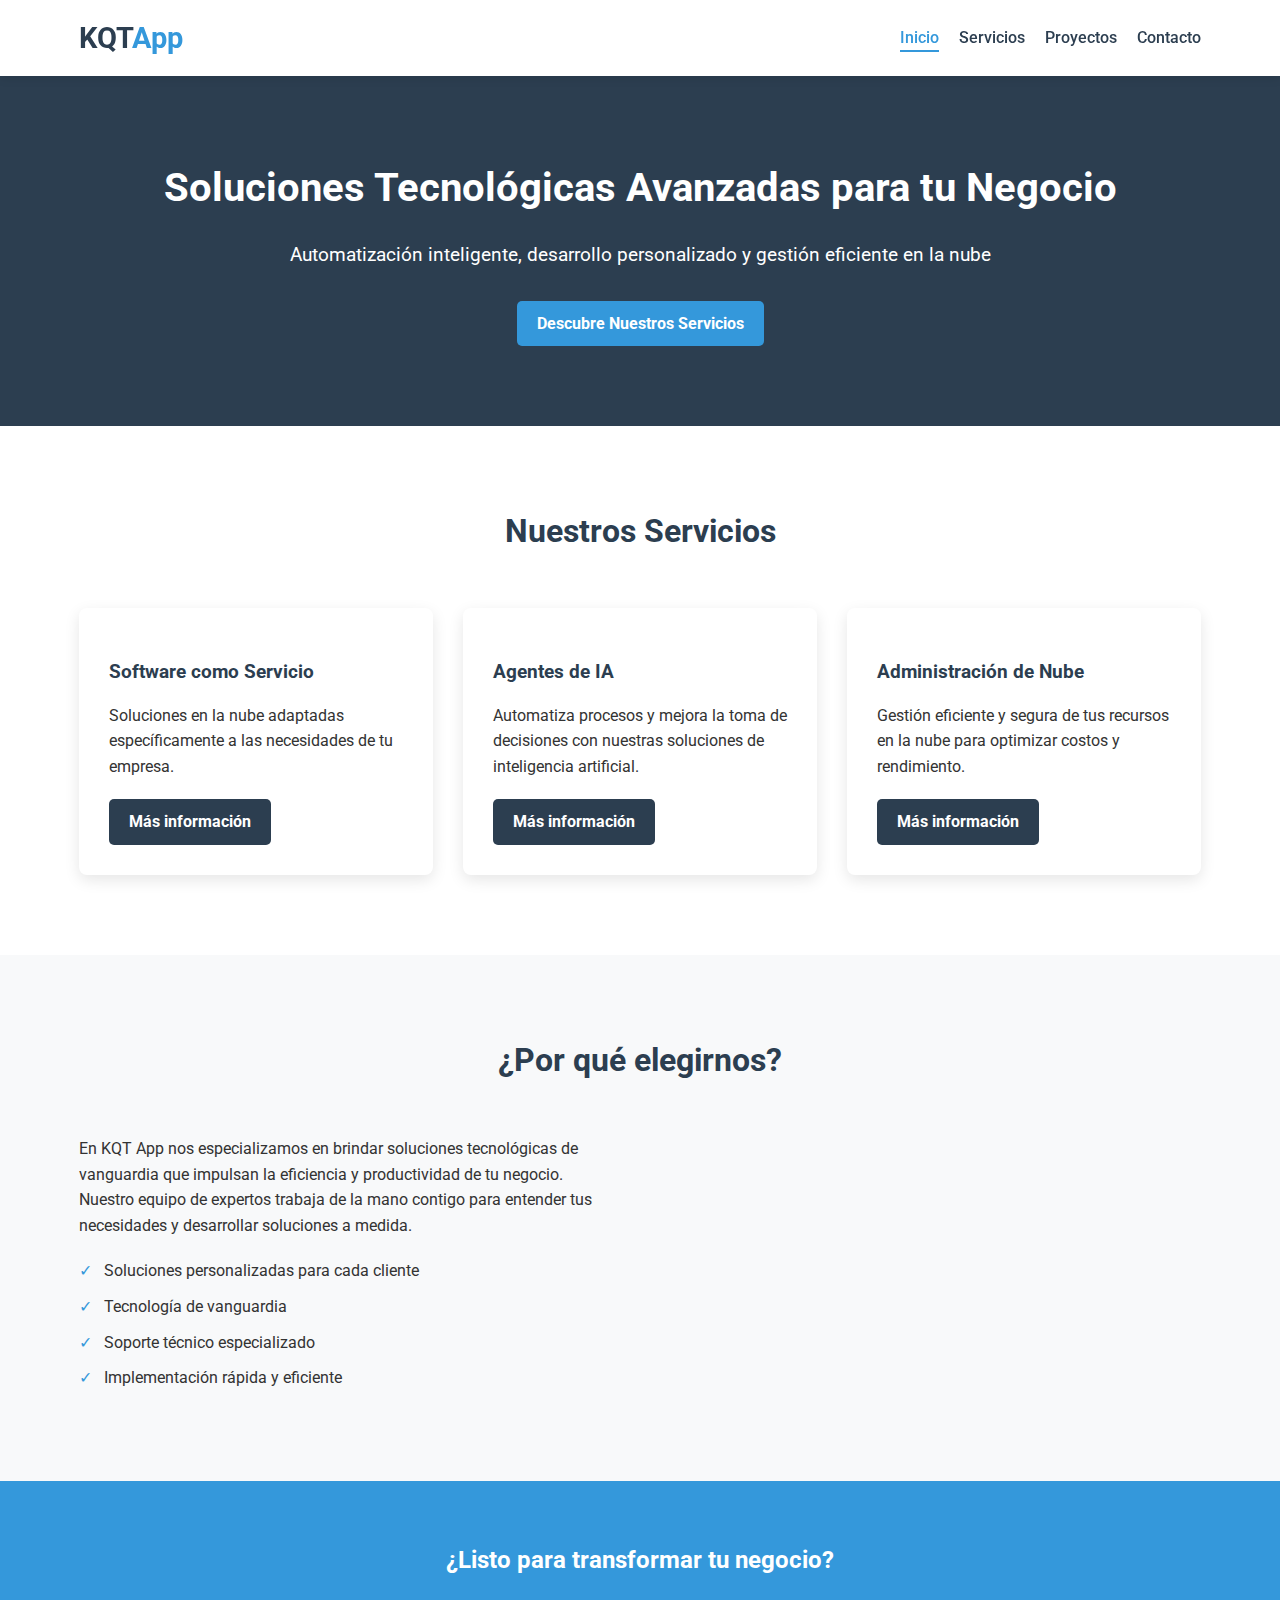
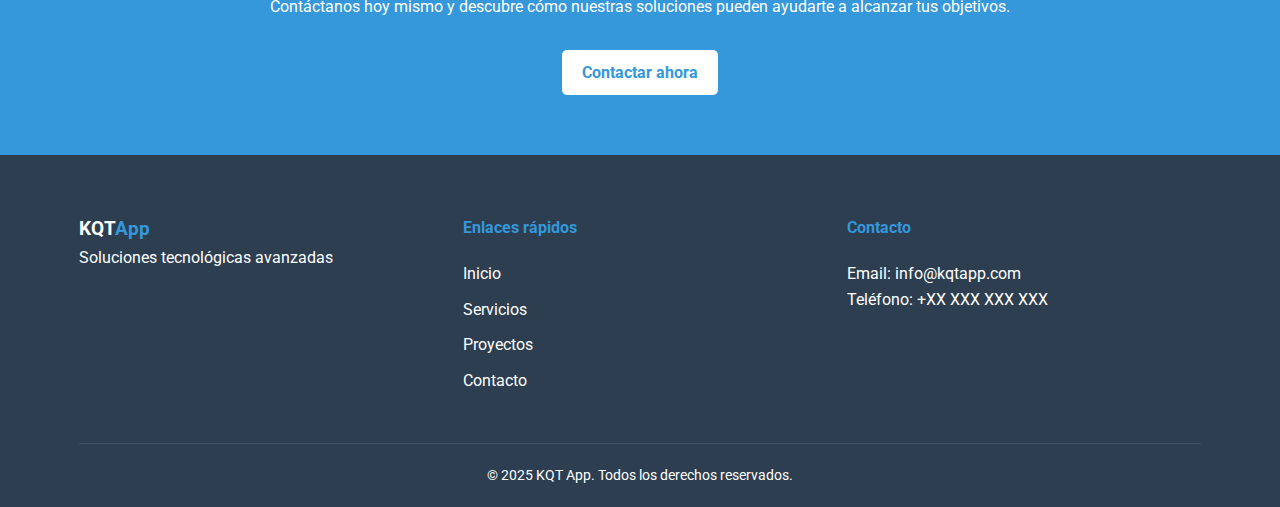
<file: index.html>
<!DOCTYPE html>
<html lang="es">
  <head>
    <meta charset="UTF-8" />
    <meta name="viewport" content="width=device-width, initial-scale=1.0" />
    <title>KQT App - Soluciones Tecnológicas Avanzadas</title>
    <link rel="stylesheet" href="css/styles.css" />
    <!-- Puedes agregar fuentes de Google aquí -->
    <link rel="preconnect" href="https://fonts.googleapis.com" />
    <link rel="preconnect" href="https://fonts.gstatic.com" crossorigin />
    <link
      href="https://fonts.googleapis.com/css2?family=Roboto:wght@300;400;700&display=swap"
      rel="stylesheet"
    />
  </head>
  <body>
    <header class="header">
      <div class="container">
        <div class="logo">
          <h1>KQT<span>App</span></h1>
        </div>
        <nav class="main-nav">
          <button class="mobile-menu-toggle" aria-label="Abrir menú">
            <span></span>
            <span></span>
            <span></span>
          </button>
          <ul class="nav-links">
            <li><a href="index.html" class="active">Inicio</a></li>
            <li><a href="servicios.html">Servicios</a></li>
            <li class="has-submenu">
              <a href="proyectos.html">Proyectos</a>
              <ul class="submenu">
                <li><a href="proyectos/romelio.html">Romelio</a></li>
                <li><a href="https://n8n.kqtapp.com" target="_blank">N8N Workflows</a></li>
              </ul>
            </li>
            <li><a href="contacto.html">Contacto</a></li>
          </ul>
        </nav>
      </div>
    </header>

    <main>
      <!-- Resto del contenido igual -->
      <!-- Sección Hero -->
      <section class="hero">
        <div class="container">
          <h2>Soluciones Tecnológicas Avanzadas para tu Negocio</h2>
          <p>
            Automatización inteligente, desarrollo personalizado y gestión
            eficiente en la nube
          </p>
          <a href="servicios.html" class="btn btn-primary"
            >Descubre Nuestros Servicios</a
          >
        </div>
      </section>

      <!-- Sección de Servicios Destacados -->
      <section class="featured-services">
        <div class="container">
          <h2 class="section-title">Nuestros Servicios</h2>
          <div class="services-grid">
            <div class="service-card">
              <div class="service-icon">
                <!-- Aquí puedes agregar un icono o imagen -->
              </div>
              <h3>Software como Servicio</h3>
              <p>
                Soluciones en la nube adaptadas específicamente a las
                necesidades de tu empresa.
              </p>
              <a href="servicios.html#saas" class="btn btn-secondary"
                >Más información</a
              >
            </div>

            <div class="service-card">
              <div class="service-icon">
                <!-- Aquí puedes agregar un icono o imagen -->
              </div>
              <h3>Agentes de IA</h3>
              <p>
                Automatiza procesos y mejora la toma de decisiones con nuestras
                soluciones de inteligencia artificial.
              </p>
              <a href="servicios.html#ia" class="btn btn-secondary"
                >Más información</a
              >
            </div>

            <div class="service-card">
              <div class="service-icon">
                <!-- Aquí puedes agregar un icono o imagen -->
              </div>
              <h3>Administración de Nube</h3>
              <p>
                Gestión eficiente y segura de tus recursos en la nube para
                optimizar costos y rendimiento.
              </p>
              <a href="servicios.html#cloud" class="btn btn-secondary"
                >Más información</a
              >
            </div>
          </div>
        </div>
      </section>

      <!-- Sección Acerca de Nosotros -->
      <section class="about-us">
        <div class="container">
          <h2 class="section-title">¿Por qué elegirnos?</h2>
          <div class="about-content">
            <div class="about-text">
              <p>
                En KQT App nos especializamos en brindar soluciones tecnológicas
                de vanguardia que impulsan la eficiencia y productividad de tu
                negocio. Nuestro equipo de expertos trabaja de la mano contigo
                para entender tus necesidades y desarrollar soluciones a medida.
              </p>
              <ul class="benefits-list">
                <li>Soluciones personalizadas para cada cliente</li>
                <li>Tecnología de vanguardia</li>
                <li>Soporte técnico especializado</li>
                <li>Implementación rápida y eficiente</li>
              </ul>
            </div>
            <div class="about-image">
              <!-- Aquí puedes agregar una imagen representativa -->
            </div>
          </div>
        </div>
      </section>

      <!-- Sección de Contacto Rápido -->
      <section class="cta-section">
        <div class="container">
          <h2>¿Listo para transformar tu negocio?</h2>
          <p>
            Contáctanos hoy mismo y descubre cómo nuestras soluciones pueden
            ayudarte a alcanzar tus objetivos.
          </p>
          <a href="contacto.html" class="btn btn-primary">Contactar ahora</a>
        </div>
      </section>
    </main>

    <footer class="footer">
      <div class="container">
        <div class="footer-content">
          <div class="footer-logo">
            <h3>KQT<span>App</span></h3>
            <p>Soluciones tecnológicas avanzadas</p>
          </div>
          <div class="footer-links">
            <h4>Enlaces rápidos</h4>
            <ul>
              <li><a href="index.html">Inicio</a></li>
              <li><a href="servicios.html">Servicios</a></li>
              <li><a href="proyectos.html">Proyectos</a></li>
              <li><a href="contacto.html">Contacto</a></li>
            </ul>
          </div>
          <div class="footer-contact">
            <h4>Contacto</h4>
            <p>Email: info@kqtapp.com</p>
            <p>Teléfono: +XX XXX XXX XXX</p>
          </div>
        </div>
        <div class="footer-bottom">
          <p>&copy; 2025 KQT App. Todos los derechos reservados.</p>
        </div>
      </div>
    </footer>

    <script src="js/main.js"></script>
  </body>
</html>
</file>
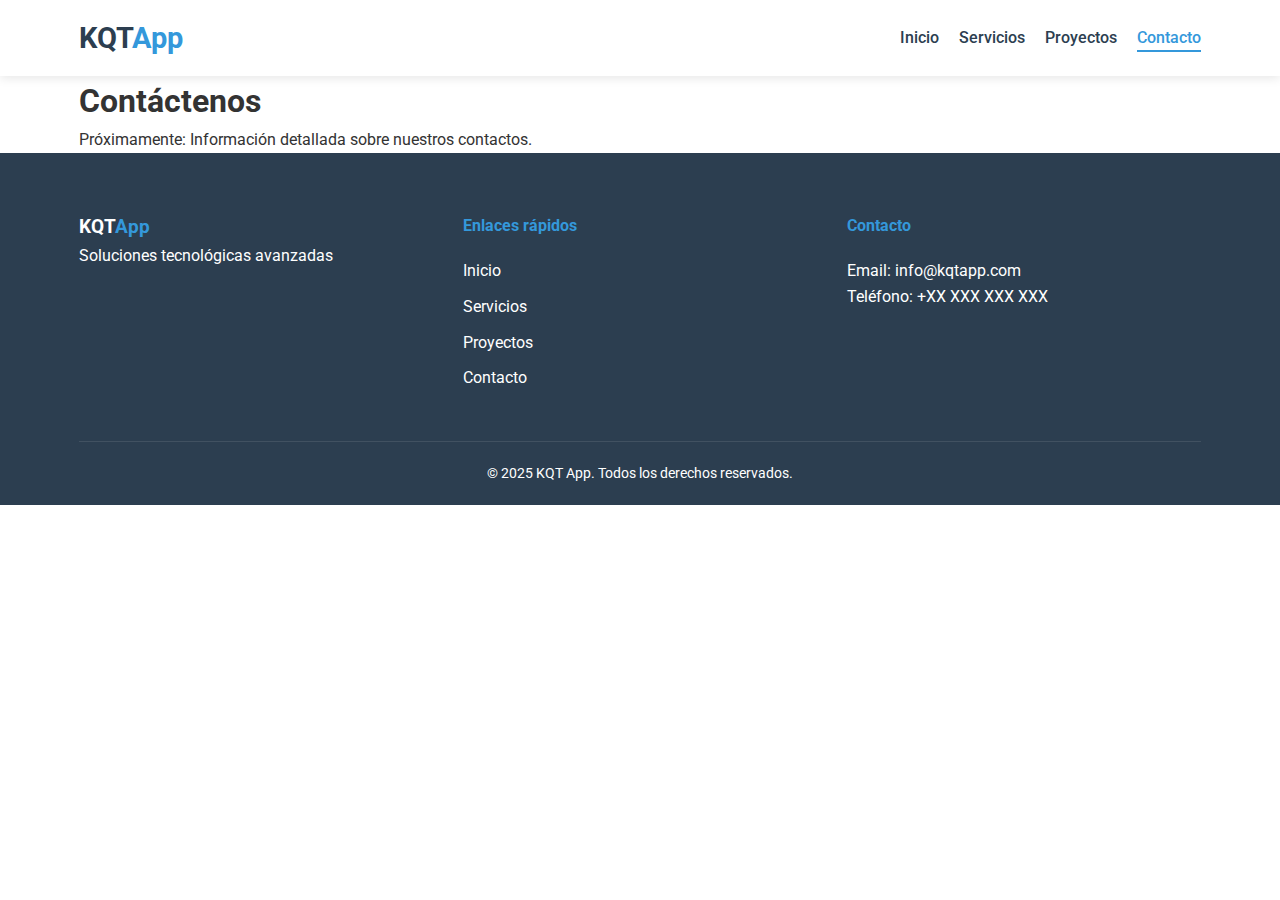
<file: contacto.html>
<!DOCTYPE html>
<html lang="es">
  <head>
    <meta charset="UTF-8" />
    <meta name="viewport" content="width=device-width, initial-scale=1.0" />
    <title>Contacto - KQT App</title>
    <link rel="stylesheet" href="css/styles.css" />
    <link rel="preconnect" href="https://fonts.googleapis.com" />
    <link rel="preconnect" href="https://fonts.gstatic.com" crossorigin />
    <link
      href="https://fonts.googleapis.com/css2?family=Roboto:wght@300;400;700&display=swap"
      rel="stylesheet"
    />
  </head>
  <body>
    <header class="header">
      <div class="container">
        <div class="logo">
          <h1>KQT<span>App</span></h1>
        </div>
        <nav class="main-nav">
          <button class="mobile-menu-toggle" aria-label="Abrir menú">
            <span></span><span></span><span></span>
          </button>
          <ul class="nav-links">
            <li><a href="index.html">Inicio</a></li>
            <li><a href="servicios.html">Servicios</a></li>
            <li class="has-submenu">
              <a href="proyectos.html">Proyectos</a>
              <ul class="submenu">
                <li><a href="proyectos/romelio.html">Romelio</a></li>
                <li><a href="https://n8n.kqtapp.com" target="_blank">N8N Workflows</a></li>
              </ul>
            </li>
            <li><a href="contacto.html" class="active">Contacto</a></li>
          </ul>
        </nav>
      </div>
    </header>

    <main>
      <section class="page-header">
        <div class="container">
          <h1>Contáctenos</h1>
          <p>Próximamente: Información detallada sobre nuestros contactos.</p>
        </div>
      </section>
    </main>

    <footer class="footer">
      <div class="container">
        <div class="footer-content">
          <div class="footer-logo">
            <h3>KQT<span>App</span></h3>
            <p>Soluciones tecnológicas avanzadas</p>
          </div>
          <div class="footer-links">
            <h4>Enlaces rápidos</h4>
            <ul>
              <li><a href="index.html">Inicio</a></li>
              <li><a href="servicios.html">Servicios</a></li>
              <li><a href="proyectos.html">Proyectos</a></li>
              <li><a href="contacto.html">Contacto</a></li>
            </ul>
          </div>
          <div class="footer-contact">
            <h4>Contacto</h4>
            <p>Email: info@kqtapp.com</p>
            <p>Teléfono: +XX XXX XXX XXX</p>
          </div>
        </div>
        <div class="footer-bottom">
          <p>&copy; 2025 KQT App. Todos los derechos reservados.</p>
        </div>
      </div>
    </footer>

    <script src="js/main.js"></script>
  </body>
</html>
</file>
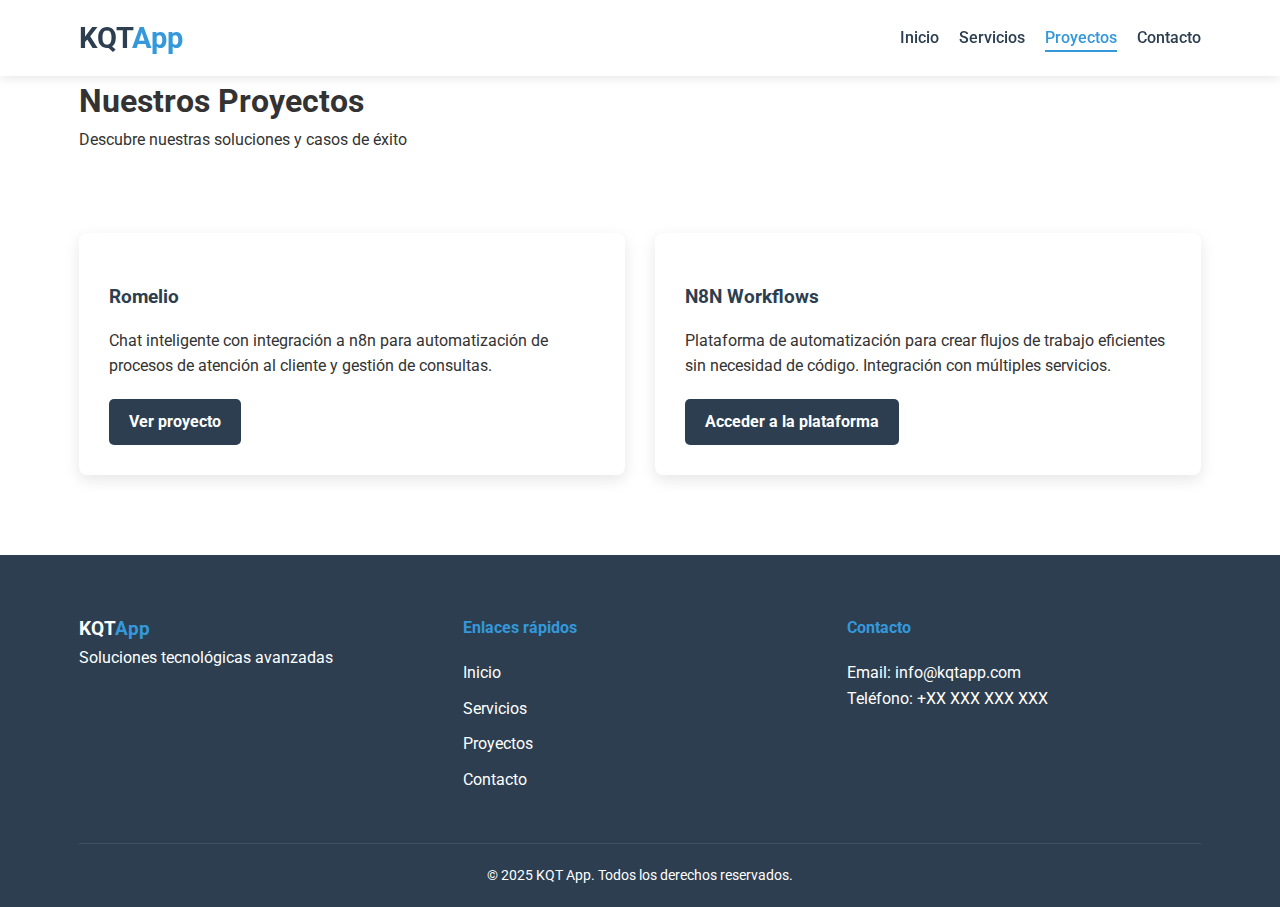
<file: proyectos.html>
<!DOCTYPE html>
<html lang="es">
  <head>
    <meta charset="UTF-8" />
    <meta name="viewport" content="width=device-width, initial-scale=1.0" />
    <title>Proyectos - KQT App</title>
    <link rel="stylesheet" href="css/styles.css" />
    <link rel="preconnect" href="https://fonts.googleapis.com" />
    <link rel="preconnect" href="https://fonts.gstatic.com" crossorigin />
    <link
      href="https://fonts.googleapis.com/css2?family=Roboto:wght@300;400;700&display=swap"
      rel="stylesheet"
    />
  </head>
  <body>
    <header class="header">
      <div class="container">
        <div class="logo">
          <h1>KQT<span>App</span></h1>
        </div>
        <nav class="main-nav">
          <button class="mobile-menu-toggle" aria-label="Abrir menú">
            <span></span><span></span><span></span>
          </button>
          <ul class="nav-links">
            <li><a href="index.html">Inicio</a></li>
            <li><a href="servicios.html">Servicios</a></li>
            <li class="has-submenu">
              <a href="proyectos.html" class="active">Proyectos</a>
              <ul class="submenu">
                <li><a href="proyectos/romelio.html">Romelio</a></li>
                <li><a href="https://n8n.kqtapp.com" target="_blank">N8N Workflows</a></li>
              </ul>
            </li>
            <li><a href="contacto.html">Contacto</a></li>
          </ul>
        </nav>
      </div>
    </header>

    <main>
      <section class="page-header">
        <div class="container">
          <h1>Nuestros Proyectos</h1>
          <p>Descubre nuestras soluciones y casos de éxito</p>
        </div>
      </section>

      <section class="featured-services">
        <div class="container">
          <div class="services-grid">
            <!-- Proyecto Romelio -->
            <div class="service-card">
              <div class="service-icon">
                <!-- Icono o imagen representativa -->
              </div>
              <h3>Romelio</h3>
              <p>
                Chat inteligente con integración a n8n para automatización de procesos
                de atención al cliente y gestión de consultas.
              </p>
              <a href="proyectos/romelio.html" class="btn btn-secondary">Ver proyecto</a>
            </div>

            <!-- Proyecto N8N Workflows -->
            <div class="service-card">
              <div class="service-icon">
                <!-- Icono o imagen representativa -->
              </div>
              <h3>N8N Workflows</h3>
              <p>
                Plataforma de automatización para crear flujos de trabajo eficientes
                sin necesidad de código. Integración con múltiples servicios.
              </p>
              <a href="https://n8n.kqtapp.com" target="_blank" class="btn btn-secondary">
                Acceder a la plataforma
              </a>
            </div>

            <!-- Puedes agregar más proyectos aquí -->
          </div>
        </div>
      </section>
    </main>

    <footer class="footer">
      <div class="container">
        <div class="footer-content">
          <div class="footer-logo">
            <h3>KQT<span>App</span></h3>
            <p>Soluciones tecnológicas avanzadas</p>
          </div>
          <div class="footer-links">
            <h4>Enlaces rápidos</h4>
            <ul>
              <li><a href="index.html">Inicio</a></li>
              <li><a href="servicios.html">Servicios</a></li>
              <li><a href="proyectos.html">Proyectos</a></li>
              <li><a href="contacto.html">Contacto</a></li>
            </ul>
          </div>
          <div class="footer-contact">
            <h4>Contacto</h4>
            <p>Email: info@kqtapp.com</p>
            <p>Teléfono: +XX XXX XXX XXX</p>
          </div>
        </div>
        <div class="footer-bottom">
          <p>&copy; 2025 KQT App. Todos los derechos reservados.</p>
        </div>
      </div>
    </footer>

    <script src="js/main.js"></script>
  </body>
</html>
</file>
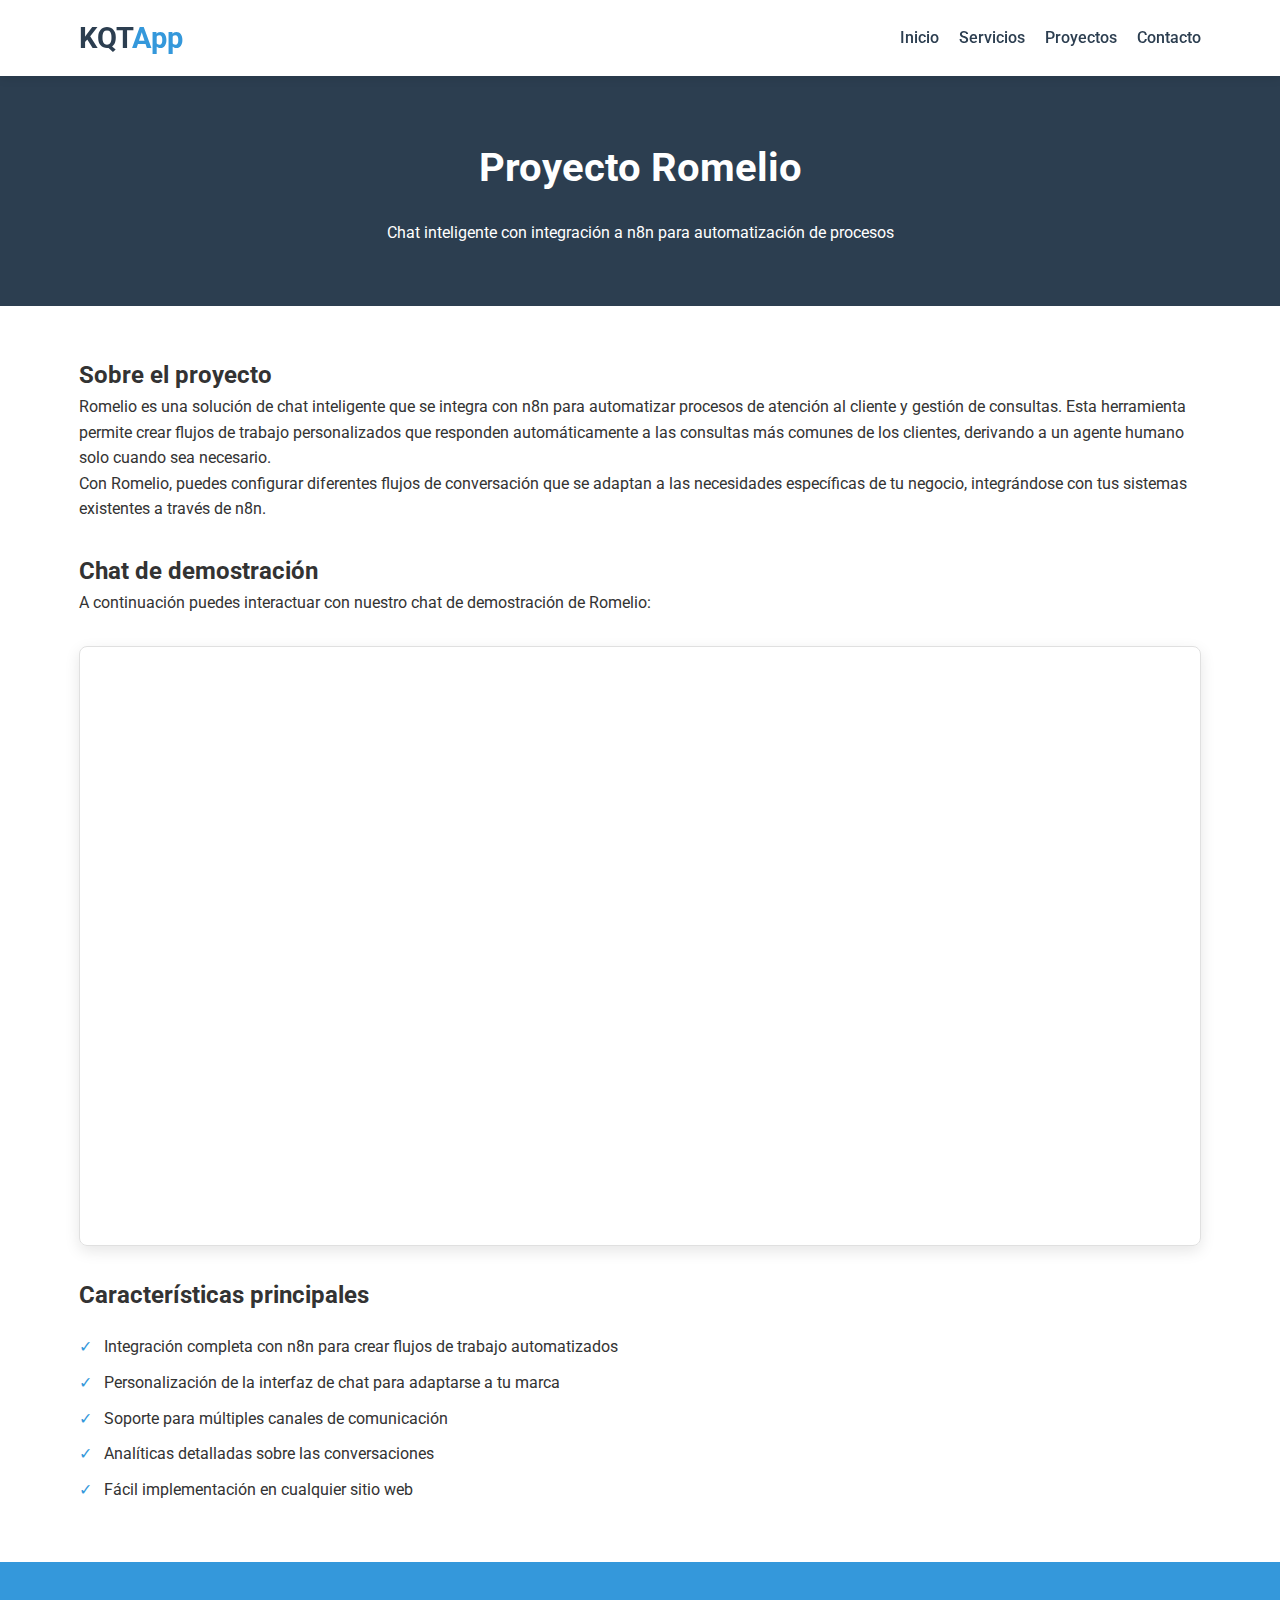
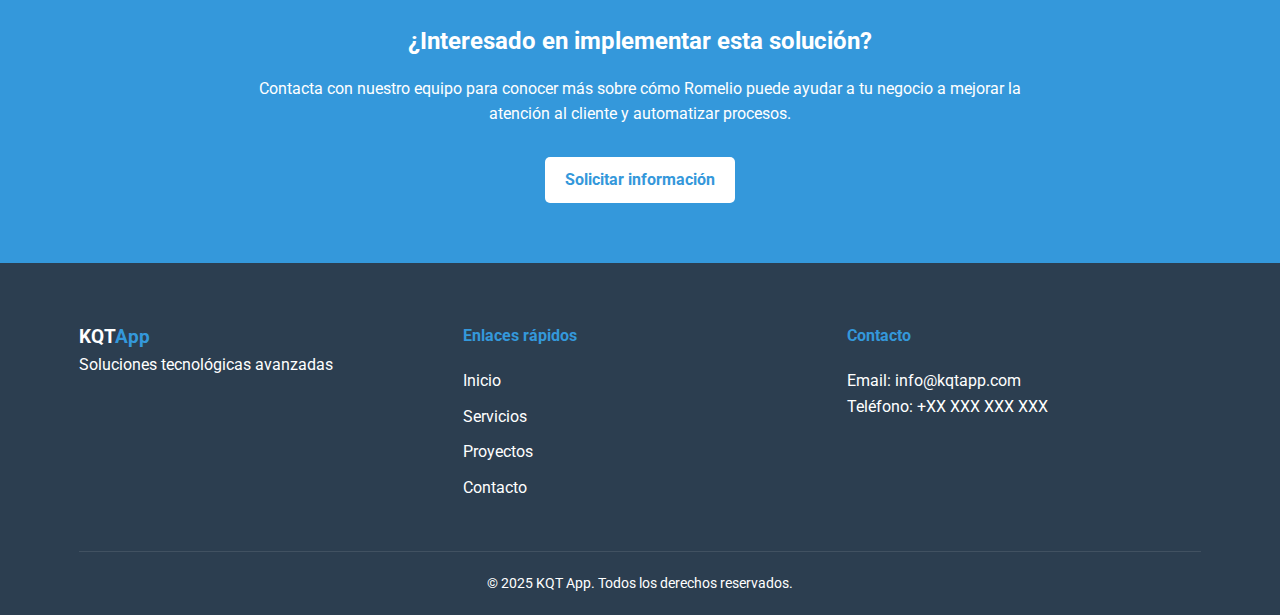
<file: romelio.html>
<!DOCTYPE html>
<html lang="es">
  <head>
    <meta charset="UTF-8" />
    <meta name="viewport" content="width=device-width, initial-scale=1.0" />
    <title>Proyecto Romelio - KQT App</title>
    <link rel="stylesheet" href="../css/styles.css" />
    <link rel="preconnect" href="https://fonts.googleapis.com" />
    <link rel="preconnect" href="https://fonts.gstatic.com" crossorigin />
    <link
      href="https://fonts.googleapis.com/css2?family=Roboto:wght@300;400;700&display=swap"
      rel="stylesheet"
    />
  </head>
  <body>
    <header class="header">
      <div class="container">
        <div class="logo">
          <h1>KQT<span>App</span></h1>
        </div>
        <nav class="main-nav">
          <button class="mobile-menu-toggle" aria-label="Abrir menú">
            <span></span><span></span><span></span>
          </button>
          <ul class="nav-links">
            <li><a href="../index.html">Inicio</a></li>
            <li><a href="../servicios.html">Servicios</a></li>
            <li class="has-submenu">
              <a href="../proyectos.html">Proyectos</a>
              <ul class="submenu">
                <li><a href="romelio.html" class="active">Romelio</a></li>
                <li><a href="https://n8n.kqtapp.com" target="_blank">N8N Workflows</a></li>
              </ul>
            </li>
            <li><a href="../contacto.html">Contacto</a></li>
          </ul>
        </nav>
      </div>
    </header>

    <main>
      <section class="project-header">
        <div class="container">
          <h1>Proyecto Romelio</h1>
          <p>Chat inteligente con integración a n8n para automatización de procesos</p>
        </div>
      </section>

      <section class="project-content">
        <div class="container">
          <div class="project-description">
            <h2>Sobre el proyecto</h2>
            <p>
              Romelio es una solución de chat inteligente que se integra con n8n para
              automatizar procesos de atención al cliente y gestión de consultas. Esta
              herramienta permite crear flujos de trabajo personalizados que responden
              automáticamente a las consultas más comunes de los clientes, derivando a
              un agente humano solo cuando sea necesario.
            </p>
            <p>
              Con Romelio, puedes configurar diferentes flujos de conversación que se
              adaptan a las necesidades específicas de tu negocio, integrándose con tus
              sistemas existentes a través de n8n.
            </p>
          </div>

          <h2>Chat de demostración</h2>
          <p>
            A continuación puedes interactuar con nuestro chat de demostración de Romelio:
          </p>

          <!-- Contenedor del Chat de N8N -->
          <div class="chat-container">
            <iframe 
              src="https://n8n.kqtapp.com/webhook/chat-window" 
              title="Chat Romelio" 
              allow="microphone"
              scrolling="no">
            </iframe>
          </div>

          <div class="project-features">
            <h2>Características principales</h2>
            <ul class="benefits-list">
              <li>Integración completa con n8n para crear flujos de trabajo automatizados</li>
              <li>Personalización de la interfaz de chat para adaptarse a tu marca</li>
              <li>Soporte para múltiples canales de comunicación</li>
              <li>Analíticas detalladas sobre las conversaciones</li>
              <li>Fácil implementación en cualquier sitio web</li>
            </ul>
          </div>
        </div>
      </section>

      <section class="cta-section">
        <div class="container">
          <h2>¿Interesado en implementar esta solución?</h2>
          <p>
            Contacta con nuestro equipo para conocer más sobre cómo Romelio puede
            ayudar a tu negocio a mejorar la atención al cliente y automatizar procesos.
          </p>
          <a href="../contacto.html" class="btn btn-primary">Solicitar información</a>
        </div>
      </section>
    </main>

    <footer class="footer">
      <div class="container">
        <div class="footer-content">
          <div class="footer-logo">
            <h3>KQT<span>App</span></h3>
            <p>Soluciones tecnológicas avanzadas</p>
          </div>
          <div class="footer-links">
            <h4>Enlaces rápidos</h4>
            <ul>
              <li><a href="../index.html">Inicio</a></li>
              <li><a href="../servicios.html">Servicios</a></li>
              <li><a href="../proyectos.html">Proyectos</a></li>
              <li><a href="../contacto.html">Contacto</a></li>
            </ul>
          </div>
          <div class="footer-contact">
            <h4>Contacto</h4>
            <p>Email: info@kqtapp.com</p>
            <p>Teléfono: +XX XXX XXX XXX</p>
          </div>
        </div>
        <div class="footer-bottom">
          <p>&copy; 2025 KQT App. Todos los derechos reservados.</p>
        </div>
      </div>
    </footer>

    <script src="../js/main.js"></script>
  </body>
</html>
</file>
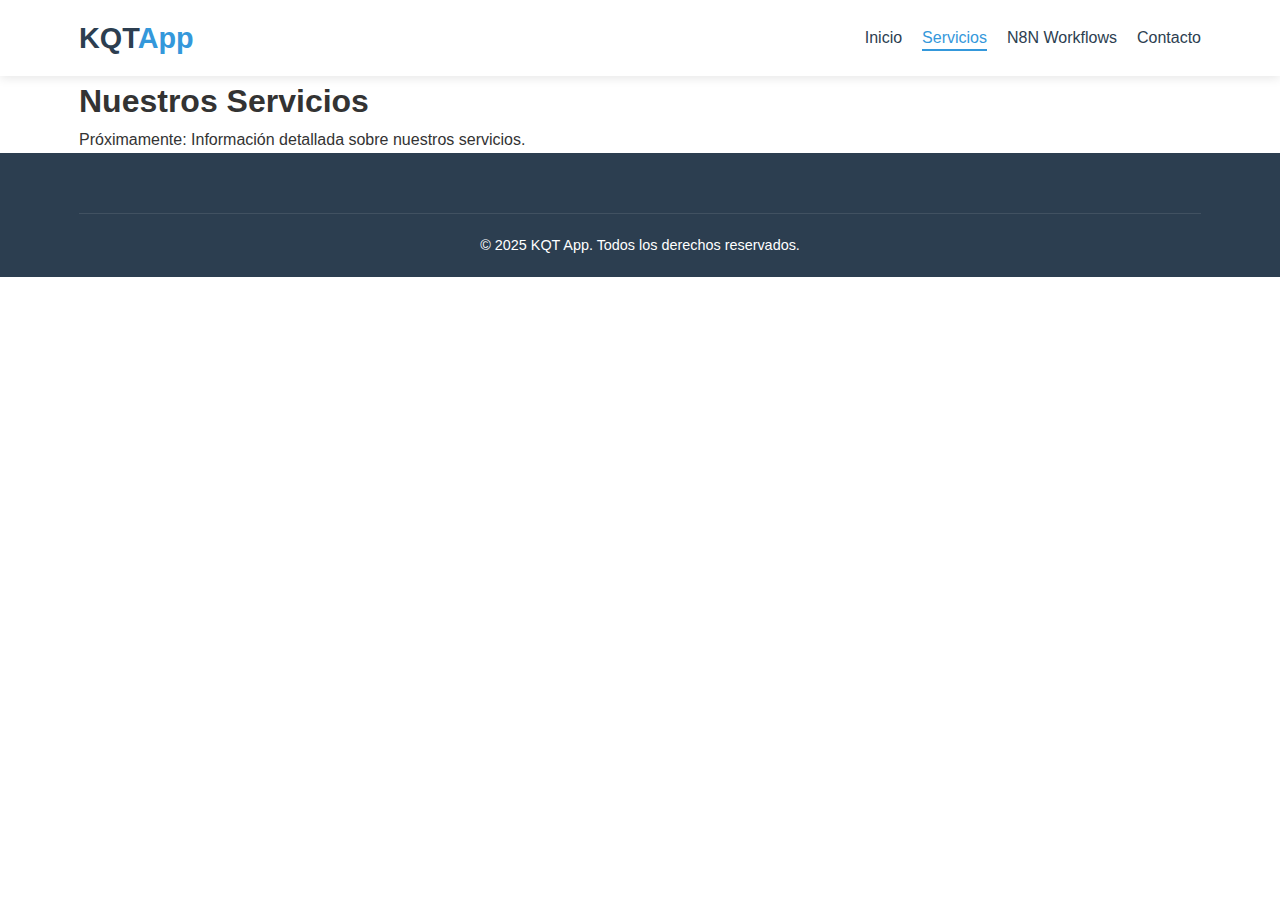
<file: servicios.html>
<!DOCTYPE html>
<html lang="es">
  <head>
    <meta charset="UTF-8" />
    <meta name="viewport" content="width=device-width, initial-scale=1.0" />
    <title>Servicios - KQT App</title>
    <link rel="stylesheet" href="css/styles.css" />
  </head>
  <body>
    <header class="header">
      <div class="container">
        <div class="logo">
          <h1>KQT<span>App</span></h1>
        </div>
        <nav class="main-nav">
          <button class="mobile-menu-toggle" aria-label="Abrir menú">
            <span></span><span></span><span></span>
          </button>
          <ul class="nav-links">
            <li><a href="index.html">Inicio</a></li>
            <li><a href="servicios.html" class="active">Servicios</a></li>
            <li>
              <a href="https://n8n.kqtapp.com" target="_blank">N8N Workflows</a>
            </li>
            <li><a href="contacto.html">Contacto</a></li>
          </ul>
        </nav>
      </div>
    </header>

    <main>
      <section class="page-header">
        <div class="container">
          <h1>Nuestros Servicios</h1>
          <p>Próximamente: Información detallada sobre nuestros servicios.</p>
        </div>
      </section>
    </main>

    <footer class="footer">
      <div class="container">
        <div class="footer-bottom">
          <p>&copy; 2025 KQT App. Todos los derechos reservados.</p>
        </div>
      </div>
    </footer>

    <script src="js/main.js"></script>
  </body>
</html>
</file>
<file: css/styles.css>
/* Variables y configuración general */
:root {
  --primary-color: #3498db;
  --secondary-color: #2c3e50;
  --accent-color: #e74c3c;
  --text-color: #333;
  --light-color: #f8f9fa;
  --dark-color: #343a40;
  --font-family: 'Roboto', sans-serif;
}

/* Reset y estilos base */
* {
  margin: 0;
  padding: 0;
  box-sizing: border-box;
}

body {
  font-family: var(--font-family);
  color: var(--text-color);
  line-height: 1.6;
}

.container {
  width: 90%;
  max-width: 1200px;
  margin: 0 auto;
  padding: 0 15px;
}

a {
  text-decoration: none;
  color: inherit;
}

ul {
  list-style: none;
}

img {
  max-width: 100%;
  height: auto;
}

/* Botones */
.btn {
  display: inline-block;
  padding: 10px 20px;
  border-radius: 5px;
  transition: all 0.3s ease;
  font-weight: 700;
  text-align: center;
}

.btn-primary {
  background-color: var(--primary-color);
  color: white;
}

.btn-primary:hover {
  background-color: #2980b9;
}

.btn-secondary {
  background-color: var(--secondary-color);
  color: white;
}

.btn-secondary:hover {
  background-color: #1a252f;
}

/* Header y navegación */
.header {
  background-color: white;
  box-shadow: 0 2px 10px rgba(0, 0, 0, 0.1);
  position: sticky;
  top: 0;
  z-index: 100;
}

.header .container {
  display: flex;
  justify-content: space-between;
  align-items: center;
  padding: 15px;
}

.logo h1 {
  font-size: 1.8rem;
  color: var(--secondary-color);
}

.logo span {
  color: var(--primary-color);
}

.nav-links {
  display: flex;
}

.nav-links li {
  margin-left: 20px;
}

.nav-links a {
  color: var(--secondary-color);
  font-weight: 500;
  padding: 5px 0;
  position: relative;
}

.nav-links a.active,
.nav-links a:hover {
  color: var(--primary-color);
}

.nav-links a.active::after,
.nav-links a:hover::after {
  content: '';
  position: absolute;
  left: 0;
  bottom: 0;
  width: 100%;
  height: 2px;
  background-color: var(--primary-color);
}

.mobile-menu-toggle {
  display: none;
  background: none;
  border: none;
  cursor: pointer;
}

/* Hero Section */
.hero {
  background-color: var(--secondary-color);
  color: white;
  padding: 80px 0;
  text-align: center;
}

.hero h2 {
  font-size: 2.5rem;
  margin-bottom: 20px;
}

.hero p {
  font-size: 1.2rem;
  margin-bottom: 30px;
  max-width: 800px;
  margin-left: auto;
  margin-right: auto;
}

/* Sección de Servicios */
.featured-services {
  padding: 80px 0;
}

.section-title {
  text-align: center;
  margin-bottom: 50px;
  color: var(--secondary-color);
  font-size: 2rem;
}

.services-grid {
  display: grid;
  grid-template-columns: repeat(auto-fit, minmax(300px, 1fr));
  gap: 30px;
}

.service-card {
  background-color: white;
  border-radius: 8px;
  overflow: hidden;
  box-shadow: 0 5px 15px rgba(0, 0, 0, 0.1);
  padding: 30px;
  transition: transform 0.3s ease;
}

.service-card:hover {
  transform: translateY(-5px);
}

.service-icon {
  margin-bottom: 20px;
  /* Puedes agregar estilos específicos para los iconos aquí */
}

.service-card h3 {
  color: var(--secondary-color);
  margin-bottom: 15px;
}

.service-card p {
  margin-bottom: 20px;
}

/* Sección Acerca de Nosotros */
.about-us {
  padding: 80px 0;
  background-color: var(--light-color);
}

.about-content {
  display: grid;
  grid-template-columns: 1fr 1fr;
  gap: 40px;
  align-items: center;
}

.benefits-list {
  margin-top: 20px;
}

.benefits-list li {
  margin-bottom: 10px;
  position: relative;
  padding-left: 25px;
}

.benefits-list li::before {
  content: '✓';
  color: var(--primary-color);
  position: absolute;
  left: 0;
}

/* Sección CTA */
.cta-section {
  background-color: var(--primary-color);
  color: white;
  padding: 60px 0;
  text-align: center;
}

.cta-section h2 {
  margin-bottom: 15px;
}

.cta-section p {
  margin-bottom: 30px;
  max-width: 800px;
  margin-left: auto;
  margin-right: auto;
}

.cta-section .btn {
  background-color: white;
  color: var(--primary-color);
}

.cta-section .btn:hover {
  background-color: var(--light-color);
}

/* Footer */
.footer {
  background-color: var(--secondary-color);
  color: white;
  padding: 60px 0 20px;
}

.footer-content {
  display: grid;
  grid-template-columns: repeat(auto-fit, minmax(200px, 1fr));
  gap: 30px;
  margin-bottom: 40px;
}

.footer-logo span {
  color: var(--primary-color);
}

.footer-links h4,
.footer-contact h4 {
  margin-bottom: 20px;
  color: var(--primary-color);
}

.footer-links ul li {
  margin-bottom: 10px;
}

.footer-links a:hover {
  color: var(--primary-color);
}

.footer-bottom {
  border-top: 1px solid rgba(255, 255, 255, 0.1);
  padding-top: 20px;
  text-align: center;
  font-size: 0.9rem;
}

/* Media Queries para Responsive */
@media (max-width: 768px) {
  .mobile-menu-toggle {
      display: flex;
      flex-direction: column;
      height: 20px;
      justify-content: space-between;
  }
  
  .mobile-menu-toggle span {
      display: block;
      width: 25px;
      height: 3px;
      background-color: var(--secondary-color);
  }
  
  .nav-links {
      position: fixed;
      top: 70px;
      left: 0;
      right: 0;
      background-color: white;
      flex-direction: column;
      align-items: center;
      padding: 20px 0;
      box-shadow: 0 5px 10px rgba(0, 0, 0, 0.1);
      transform: translateY(-100%);
      opacity: 0;
      pointer-events: none;
      transition: all 0.3s ease;
  }
  
  .nav-links.active {
      transform: translateY(0);
      opacity: 1;
      pointer-events: all;
  }
  
  .nav-links li {
      margin: 10px 0;
  }
  
  .about-content {
      grid-template-columns: 1fr;
  }
  
  .hero h2 {
      font-size: 2rem;
  }
  
  .section-title {
      font-size: 1.7rem;
  }
}
/* Estilos para el menú desplegable */
.has-submenu {
  position: relative;
}

.submenu {
  display: none;
  position: absolute;
  top: 100%;
  left: 0;
  background-color: white;
  box-shadow: 0 2px 10px rgba(0, 0, 0, 0.1);
  min-width: 200px;
  z-index: 200;
  border-radius: 0 0 5px 5px;
}

.has-submenu:hover .submenu,
.has-submenu:focus-within .submenu {
  display: block;
}

.submenu li {
  margin: 0;
  width: 100%;
}

.submenu a {
  display: block;
  padding: 10px 15px;
  color: var(--secondary-color);
  border-bottom: 1px solid rgba(0, 0, 0, 0.05);
}

.submenu a:hover {
  background-color: var(--light-color);
}

/* Estilo para chat embebido */
.chat-container {
  width: 100%;
  height: 600px;
  border: 1px solid #e0e0e0;
  border-radius: 8px;
  overflow: hidden;
  margin: 30px 0;
  box-shadow: 0 5px 15px rgba(0, 0, 0, 0.1);
}

.chat-container iframe {
  border: none;
  width: 100%;
  height: 100%;
}

/* Estilos para la página de proyecto */
.project-header {
  background-color: var(--secondary-color);
  color: white;
  padding: 60px 0;
  text-align: center;
}

.project-header h1 {
  font-size: 2.5rem;
  margin-bottom: 20px;
}

.project-content {
  padding: 50px 0;
}

.project-description {
  margin-bottom: 30px;
}

/* Responsive para menú desplegable */
@media (max-width: 768px) {
  .submenu {
    position: static;
    display: none;
    box-shadow: none;
    width: 100%;
    padding-left: 20px;
  }
  
  .has-submenu.active .submenu {
    display: block;
  }
  
  .has-submenu > a:after {
    content: '+';
    margin-left: 5px;
  }
  
  .has-submenu.active > a:after {
    content: '-';
  }
}
</file>
